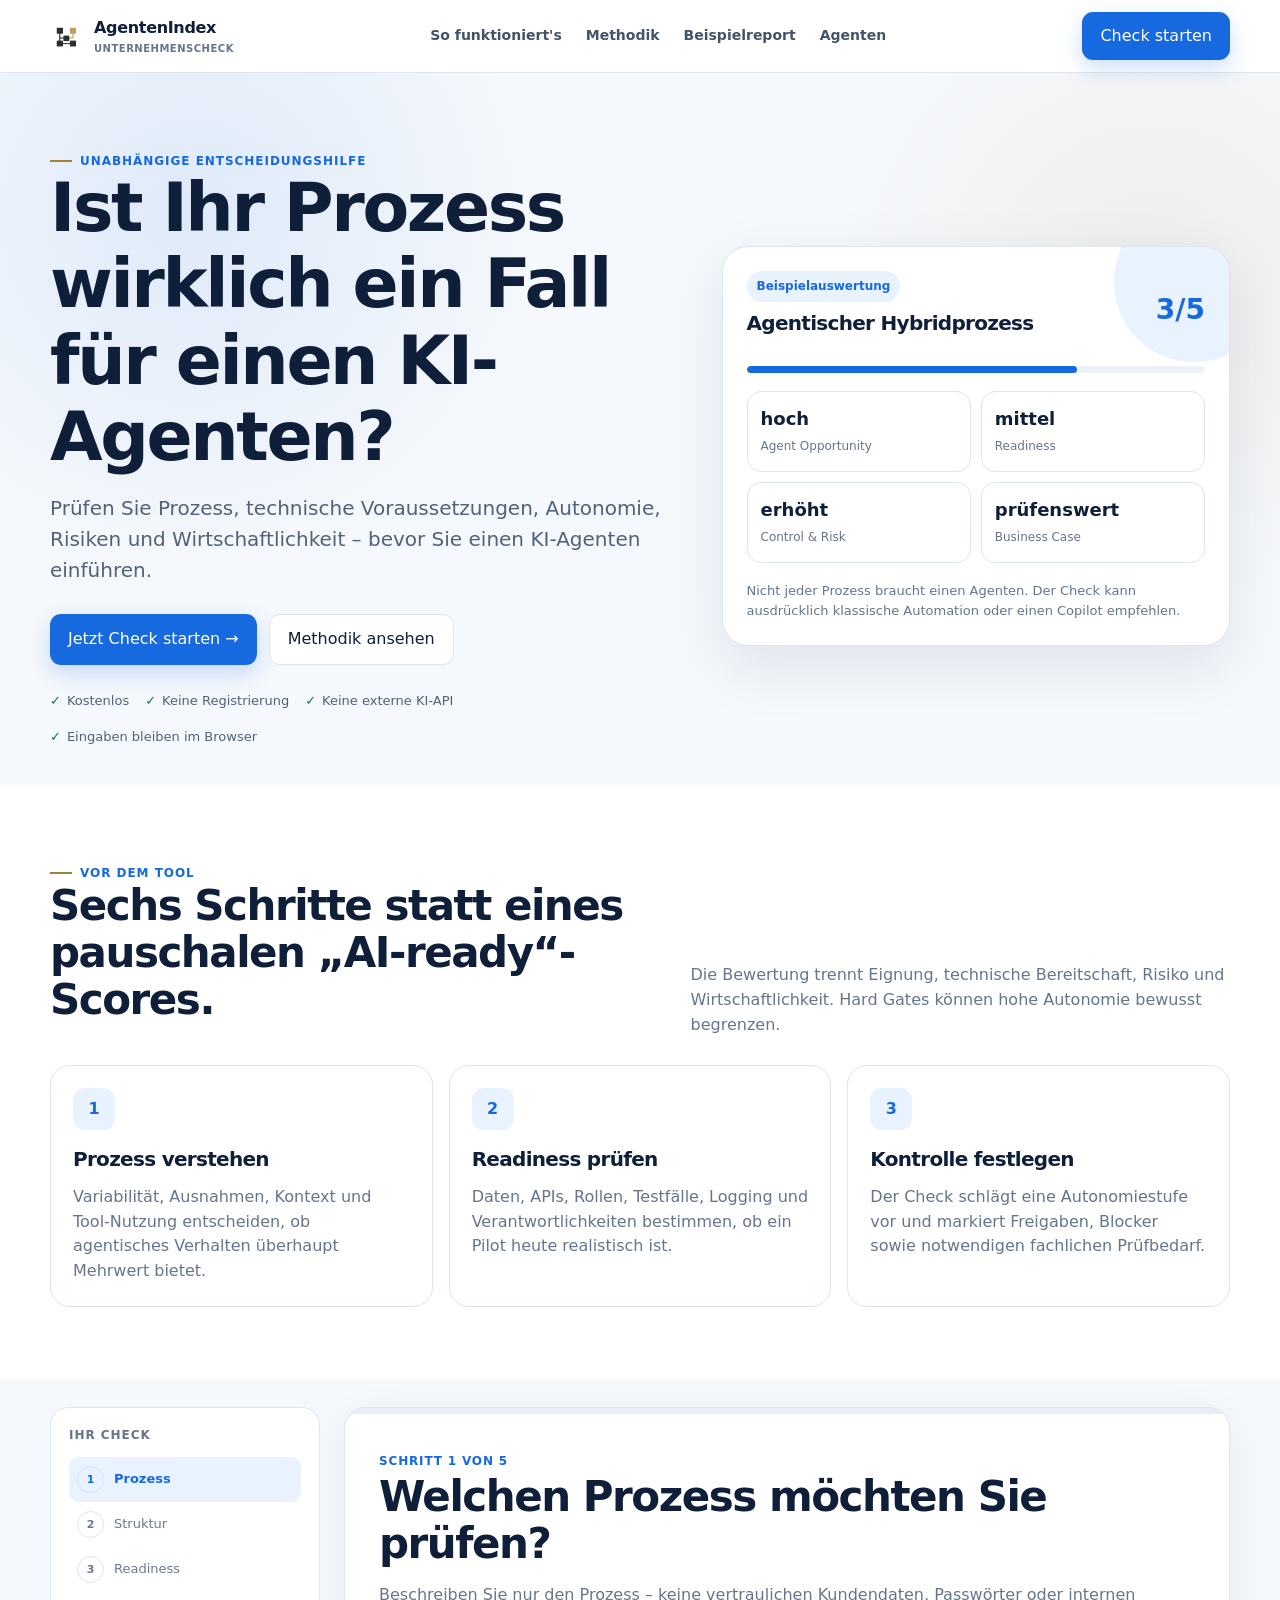
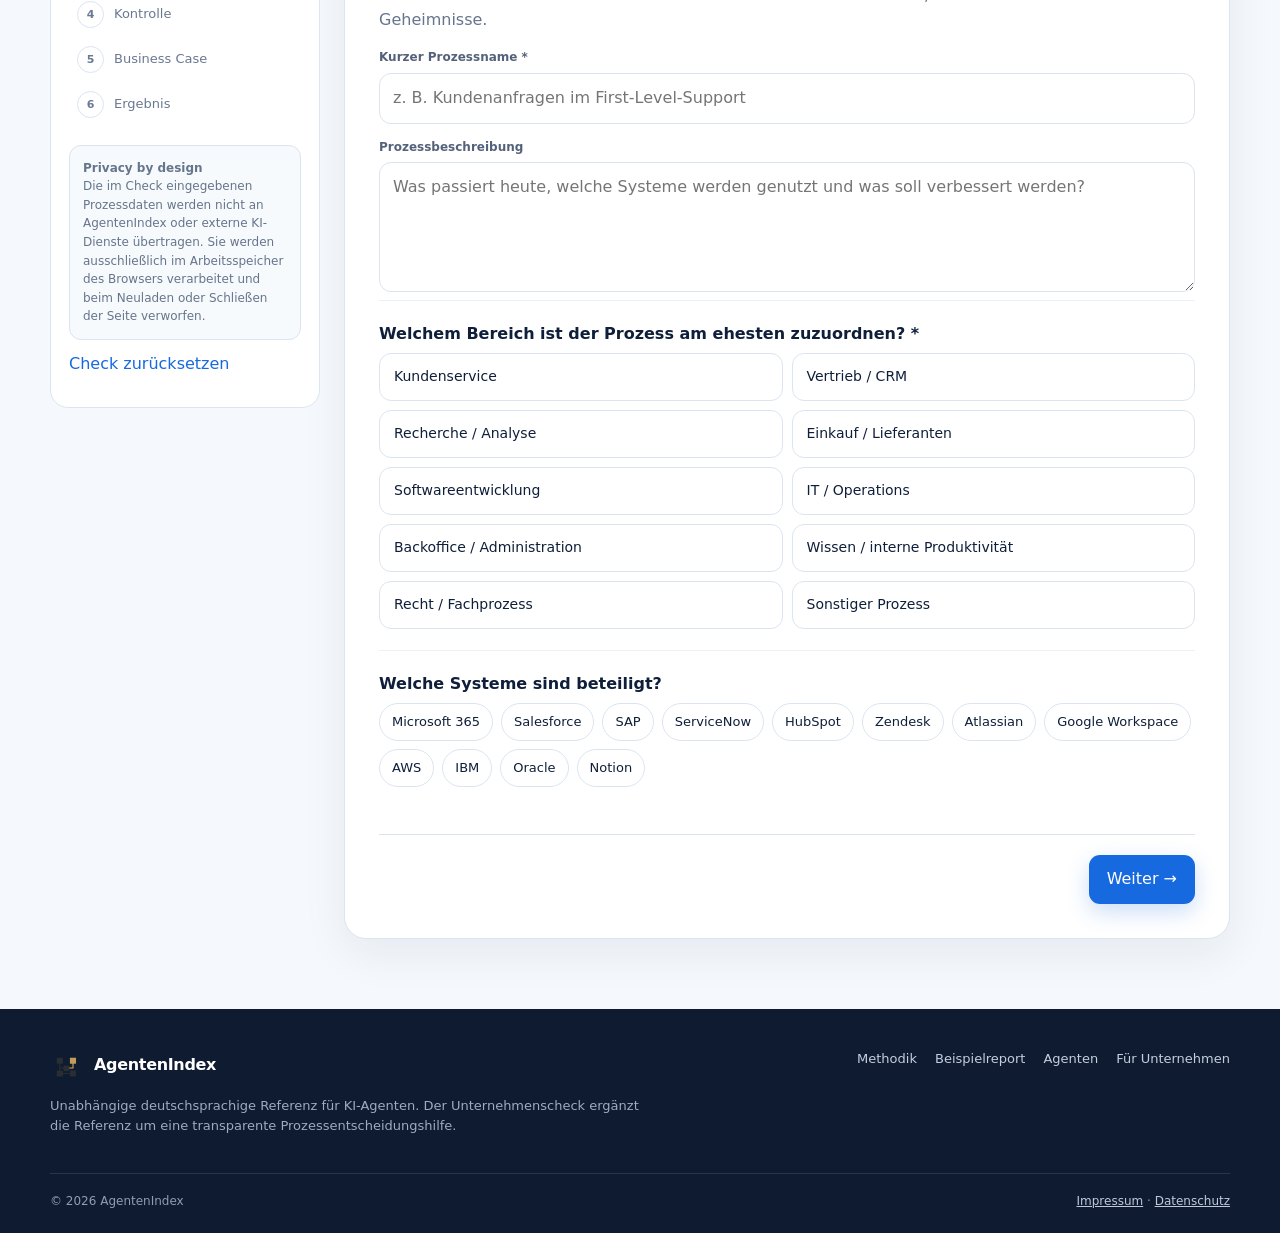
<file: index.html>
<!doctype html><html lang="de"><head><meta charset="utf-8"><meta name="viewport" content="width=device-width,initial-scale=1">
<title>AgentenIndex Unternehmenscheck – Ist Ihr Prozess ein Fall für einen KI-Agenten?</title>
<meta name="description" content="Kostenloser AgentenIndex Unternehmenscheck: Prozess prüfen und einordnen, ob Automation, Copilot, Hybrid-Workflow oder KI-Agent sinnvoll ist – inklusive Readiness, Risiko, ROI-Szenario und Pilotplan.">
<link rel="canonical" href="https://check.agentenindex.de/"><meta name="robots" content="index,follow,max-image-preview:large">
<link rel="icon" href="assets/agentenindex-symbol.png" type="image/png"><link rel="stylesheet" href="assets/styles.css">
<meta property="og:type" content="website"><meta property="og:locale" content="de_DE"><meta property="og:title" content="AgentenIndex Unternehmenscheck"><meta property="og:description" content="Ist Ihr Prozess wirklich ein Fall für einen KI-Agenten? Kostenlos und ohne Registrierung prüfen."><meta property="og:url" content="https://check.agentenindex.de/"><meta property="og:image" content="https://check.agentenindex.de/assets/agentenindex-og-1200x630.jpg"><meta name="twitter:card" content="summary_large_image">
<script type="application/ld+json">{"@context":"https://schema.org","@type":"WebApplication","name":"AgentenIndex Unternehmenscheck","url":"https://check.agentenindex.de/","applicationCategory":"BusinessApplication","operatingSystem":"Web","isAccessibleForFree":true,"inLanguage":"de-DE","description":"Herstellerunabhängige Entscheidungshilfe für Unternehmen zur Einordnung, ob ein Prozess besser durch klassische Automatisierung, Copilot, Hybrid-Workflow oder KI-Agent unterstützt werden sollte."}</script></head><body>
<a class="skip" href="#appStart">Zum Check springen</a>
<header class="site-header"><div class="container header"><a class="brand" href="https://agentenindex.de"><img src="assets/agentenindex-symbol.png" alt=""><span>AgentenIndex<small>Unternehmenscheck</small></span></a><nav class="nav"><a href="#so-funktionierts">So funktioniert's</a><a href="methodik/">Methodik</a><a href="beispiel/">Beispielreport</a><a href="https://agentenindex.de/agenten/">Agenten</a></nav><a class="header-cta" href="#appStart">Check starten</a></div></header>
<main>
<section class="hero"><div class="container hero-grid"><div><span class="eyebrow">Unabhängige Entscheidungshilfe</span><h1>Ist Ihr Prozess wirklich ein Fall für einen KI-Agenten?</h1><p class="lead">Prüfen Sie Prozess, technische Voraussetzungen, Autonomie, Risiken und Wirtschaftlichkeit – bevor Sie einen KI-Agenten einführen.</p><div class="hero-actions"><button class="btn btn-primary" id="startCheck">Jetzt Check starten →</button><a class="btn btn-secondary" href="methodik/">Methodik ansehen</a></div><div class="trustbar"><span>Kostenlos</span><span>Keine Registrierung</span><span>Keine externe KI-API</span><span>Eingaben bleiben im Browser</span></div></div>
<div class="demo-card"><div class="demo-top"><div><span class="pill">Beispielauswertung</span><h3 style="margin-top:10px">Agentischer Hybridprozess</h3></div><strong style="font-size:28px;color:#1769e0">3/5</strong></div><div class="mini-progress"><i></i></div><div class="mini-grid"><div class="mini-metric"><b>hoch</b><span>Agent Opportunity</span></div><div class="mini-metric"><b>mittel</b><span>Readiness</span></div><div class="mini-metric"><b>erhöht</b><span>Control & Risk</span></div><div class="mini-metric"><b>prüfenswert</b><span>Business Case</span></div></div><p style="font-size:13px;color:#66758c;margin-bottom:0;margin-top:18px">Nicht jeder Prozess braucht einen Agenten. Der Check kann ausdrücklich klassische Automation oder einen Copilot empfehlen.</p></div></div></section>

<section class="section alt" id="so-funktionierts"><div class="container"><div class="section-head"><div><span class="eyebrow">Vor dem Tool</span><h2>Sechs Schritte statt eines pauschalen „AI-ready“-Scores.</h2></div><p>Die Bewertung trennt Eignung, technische Bereitschaft, Risiko und Wirtschaftlichkeit. Hard Gates können hohe Autonomie bewusst begrenzen.</p></div><div class="grid3"><div class="card"><div class="iconbox">1</div><h3>Prozess verstehen</h3><p>Variabilität, Ausnahmen, Kontext und Tool-Nutzung entscheiden, ob agentisches Verhalten überhaupt Mehrwert bietet.</p></div><div class="card"><div class="iconbox">2</div><h3>Readiness prüfen</h3><p>Daten, APIs, Rollen, Testfälle, Logging und Verantwortlichkeiten bestimmen, ob ein Pilot heute realistisch ist.</p></div><div class="card"><div class="iconbox">3</div><h3>Kontrolle festlegen</h3><p>Der Check schlägt eine Autonomiestufe vor und markiert Freigaben, Blocker sowie notwendigen fachlichen Prüfbedarf.</p></div></div></div></section>

<section id="appStart" class="container app-shell"><aside class="sidebar"><p class="side-title">Ihr Check</p><ol class="step-list"><li class="active"><i>1</i><span>Prozess</span></li><li><i>2</i><span>Struktur</span></li><li><i>3</i><span>Readiness</span></li><li><i>4</i><span>Kontrolle</span></li><li><i>5</i><span>Business Case</span></li><li><i>6</i><span>Ergebnis</span></li></ol><div class="privacy-note"><strong>Privacy by design</strong><br>Die im Check eingegebenen Prozessdaten werden nicht an AgentenIndex oder externe KI-Dienste übertragen. Sie werden ausschließlich im Arbeitsspeicher des Browsers verarbeitet und beim Neuladen oder Schließen der Seite verworfen.</div><button class="btn btn-ghost" id="resetCheck" type="button">Check zurücksetzen</button></aside>
<div class="app-card"><div class="app-progress"><i id="progressBar"></i></div><div class="app-inner">
<form id="assessmentForm" novalidate>
<section class="step-pane active" data-step="0"><span class="step-kicker">Schritt 1 von 5</span><h2>Welchen Prozess möchten Sie prüfen?</h2><p>Beschreiben Sie nur den Prozess – keine vertraulichen Kundendaten, Passwörter oder internen Geheimnisse.</p><div class="validation">Bitte füllen Sie die markierten Pflichtangaben aus.</div>
<div class="field"><label for="process_name">Kurzer Prozessname *</label><input id="process_name" name="process_name" data-required="true" placeholder="z. B. Kundenanfragen im First-Level-Support"></div>
<div class="field" style="margin-top:14px"><label for="process_description">Prozessbeschreibung</label><textarea id="process_description" name="process_description" placeholder="Was passiert heute, welche Systeme werden genutzt und was soll verbessert werden?"></textarea></div>
<div class="question"><div class="q-title">Welchem Bereich ist der Prozess am ehesten zuzuordnen? *</div><div class="options">
<div class="option"><input data-required="true" type="radio" name="process_type" id="pt1" value="customer_service"><label for="pt1">Kundenservice</label></div><div class="option"><input type="radio" name="process_type" id="pt2" value="sales"><label for="pt2">Vertrieb / CRM</label></div><div class="option"><input type="radio" name="process_type" id="pt3" value="research"><label for="pt3">Recherche / Analyse</label></div><div class="option"><input type="radio" name="process_type" id="pt4" value="procurement"><label for="pt4">Einkauf / Lieferanten</label></div><div class="option"><input type="radio" name="process_type" id="pt5" value="coding"><label for="pt5">Softwareentwicklung</label></div><div class="option"><input type="radio" name="process_type" id="pt6" value="it"><label for="pt6">IT / Operations</label></div><div class="option"><input type="radio" name="process_type" id="pt7" value="backoffice"><label for="pt7">Backoffice / Administration</label></div><div class="option"><input type="radio" name="process_type" id="pt8" value="knowledge"><label for="pt8">Wissen / interne Produktivität</label></div><div class="option"><input type="radio" name="process_type" id="pt9" value="legal"><label for="pt9">Recht / Fachprozess</label></div><div class="option"><input type="radio" name="process_type" id="pt10" value="other"><label for="pt10">Sonstiger Prozess</label></div></div></div>
<div class="question"><div class="q-title">Welche Systeme sind beteiligt?</div><div class="chips"><div class="chipcheck"><input type="checkbox" name="systems" id="sys1" value="microsoft"><label for="sys1">Microsoft 365</label></div><div class="chipcheck"><input type="checkbox" name="systems" id="sys2" value="salesforce"><label for="sys2">Salesforce</label></div><div class="chipcheck"><input type="checkbox" name="systems" id="sys3" value="sap"><label for="sys3">SAP</label></div><div class="chipcheck"><input type="checkbox" name="systems" id="sys4" value="servicenow"><label for="sys4">ServiceNow</label></div><div class="chipcheck"><input type="checkbox" name="systems" id="sys5" value="hubspot"><label for="sys5">HubSpot</label></div><div class="chipcheck"><input type="checkbox" name="systems" id="sys6" value="zendesk"><label for="sys6">Zendesk</label></div><div class="chipcheck"><input type="checkbox" name="systems" id="sys7" value="atlassian"><label for="sys7">Atlassian</label></div><div class="chipcheck"><input type="checkbox" name="systems" id="sys8" value="google"><label for="sys8">Google Workspace</label></div><div class="chipcheck"><input type="checkbox" name="systems" id="sys9" value="aws"><label for="sys9">AWS</label></div><div class="chipcheck"><input type="checkbox" name="systems" id="sys10" value="ibm"><label for="sys10">IBM</label></div><div class="chipcheck"><input type="checkbox" name="systems" id="sys11" value="oracle"><label for="sys11">Oracle</label></div><div class="chipcheck"><input type="checkbox" name="systems" id="sys12" value="notion"><label for="sys12">Notion</label></div></div></div>
<div class="step-actions"><span></span><button class="btn btn-primary next-step" type="button">Weiter →</button></div></section>

<section class="step-pane" data-step="1"><span class="step-kicker">Schritt 2 von 5</span><h2>Wie agentisch ist die Aufgabe?</h2><p>Hier geht es nicht um Technik, sondern um den Charakter des Prozesses.</p><div class="validation">Bitte beantworten Sie alle Fragen dieses Schritts.</div>
<div class="question"><div class="q-title">Wie stark unterscheiden sich die einzelnen Fälle? *</div><div class="options"><div class="option"><input data-required="true" type="radio" name="variability" id="v1" value="low"><label for="v1">Kaum – Fälle sind sehr ähnlich</label></div><div class="option"><input type="radio" name="variability" id="v2" value="medium"><label for="v2">Teilweise unterschiedlich</label></div><div class="option"><input type="radio" name="variability" id="v3" value="high"><label for="v3">Stark unterschiedlich</label></div></div></div><div class="question"><div class="q-title">Wie vorhersehbar sind die Arbeitsschritte? *</div><div class="options"><div class="option"><input data-required="true" type="radio" name="predictability" id="p1" value="high"><label for="p1">Sehr vorhersehbar / feste Regeln</label></div><div class="option"><input type="radio" name="predictability" id="p2" value="medium"><label for="p2">Teilweise vorhersehbar</label></div><div class="option"><input type="radio" name="predictability" id="p3" value="low"><label for="p3">Ablauf variiert häufig</label></div></div></div><div class="question"><div class="q-title">Wie häufig treten Ausnahmen auf? *</div><div class="options"><div class="option"><input data-required="true" type="radio" name="exceptions" id="e1" value="low"><label for="e1">Selten</label></div><div class="option"><input type="radio" name="exceptions" id="e2" value="medium"><label for="e2">Regelmäßig</label></div><div class="option"><input type="radio" name="exceptions" id="e3" value="high"><label for="e3">Sehr häufig</label></div></div></div><div class="question"><div class="q-title">Wie viel Kontext muss interpretiert werden? *</div><div class="options"><div class="option"><input data-required="true" type="radio" name="context" id="c1" value="low"><label for="c1">Kaum – klare Regeln</label></div><div class="option"><input type="radio" name="context" id="c2" value="medium"><label for="c2">Teilweise</label></div><div class="option"><input type="radio" name="context" id="c3" value="high"><label for="c3">Viel – Einzelfall entscheidet</label></div></div></div><div class="question"><div class="q-title">Muss nach neuen Informationen recherchiert werden? *</div><div class="options"><div class="option"><input data-required="true" type="radio" name="research" id="r1" value="low"><label for="r1">Nein / kaum</label></div><div class="option"><input type="radio" name="research" id="r2" value="medium"><label for="r2">Manchmal</label></div><div class="option"><input type="radio" name="research" id="r3" value="high"><label for="r3">Regelmäßig</label></div></div></div><div class="question"><div class="q-title">Wie viele Systeme oder Tools müssen koordiniert werden? *</div><div class="options"><div class="option"><input data-required="true" type="radio" name="systems_count" id="sc1" value="one"><label for="sc1">1</label></div><div class="option"><input type="radio" name="systems_count" id="sc2" value="two"><label for="sc2">2</label></div><div class="option"><input type="radio" name="systems_count" id="sc3" value="three"><label for="sc3">3–5</label></div><div class="option"><input type="radio" name="systems_count" id="sc4" value="many"><label for="sc4">Mehr als 5</label></div></div></div><div class="question"><div class="q-title">Muss der Ablauf situationsabhängig geplant werden? *</div><div class="options"><div class="option"><input data-required="true" type="radio" name="planning" id="pl1" value="low"><label for="pl1">Nein</label></div><div class="option"><input type="radio" name="planning" id="pl2" value="medium"><label for="pl2">Teilweise</label></div><div class="option"><input type="radio" name="planning" id="pl3" value="high"><label for="pl3">Häufig</label></div></div></div><div class="question"><div class="q-title">Wie stark spielen unstrukturierte Inhalte eine Rolle? *</div><div class="options"><div class="option"><input data-required="true" type="radio" name="unstructured" id="u1" value="low"><label for="u1">Kaum</label></div><div class="option"><input type="radio" name="unstructured" id="u2" value="medium"><label for="u2">Teilweise</label></div><div class="option"><input type="radio" name="unstructured" id="u3" value="high"><label for="u3">Stark – Texte, Dokumente, E-Mails etc.</label></div></div></div><div class="question"><div class="q-title">Wie mehrstufig ist die Aufgabe? *</div><div class="options"><div class="option"><input data-required="true" type="radio" name="multistep" id="m1" value="low"><label for="m1">Ein bis zwei klare Schritte</label></div><div class="option"><input type="radio" name="multistep" id="m2" value="medium"><label for="m2">Mehrere Schritte</label></div><div class="option"><input type="radio" name="multistep" id="m3" value="high"><label for="m3">Viele abhängige Schritte</label></div></div></div><div class="question"><div class="q-title">Gibt es mehrere fachlich klar getrennte Rollen im Prozess?</div><div class="options"><div class="option"><input type="radio" name="independent_roles" id="ir1" value="one"><label for="ir1">Nein / eine Hauptrolle</label></div><div class="option"><input type="radio" name="independent_roles" id="ir2" value="some"><label for="ir2">Teilweise getrennte Rollen</label></div><div class="option"><input type="radio" name="independent_roles" id="ir3" value="many"><label for="ir3">Mehrere unabhängige Fachrollen</label></div></div></div>
<div class="step-actions"><button class="btn btn-secondary prev-step" type="button">← Zurück</button><button class="btn btn-primary next-step" type="button">Weiter →</button></div></section>

<section class="step-pane" data-step="2"><span class="step-kicker">Schritt 3 von 5</span><h2>Ist Ihr Prozess technisch bereit?</h2><p>Eine hohe Agent-Eignung bedeutet nicht automatisch, dass ein Produktionspilot heute sinnvoll ist.</p><div class="validation">Bitte beantworten Sie alle Pflichtfragen dieses Schritts.</div>
<div class="question"><div class="q-title">Sind die benötigten Daten digital verfügbar? *</div><div class="options"><div class="option"><input data-required="true" type="radio" name="digital_data" id="dd1" value="low"><label for="dd1">Kaum</label></div><div class="option"><input type="radio" name="digital_data" id="dd2" value="medium"><label for="dd2">Teilweise</label></div><div class="option"><input type="radio" name="digital_data" id="dd3" value="high"><label for="dd3">Weitgehend vollständig</label></div></div></div>
<div class="question"><div class="q-title">Wie gut ist die Datenqualität? *</div><div class="options"><div class="option"><input data-required="true" type="radio" name="data_quality" id="dq1" value="low"><label for="dq1">Uneinheitlich / lückenhaft</label></div><div class="option"><input type="radio" name="data_quality" id="dq2" value="medium"><label for="dq2">Brauchbar mit Lücken</label></div><div class="option"><input type="radio" name="data_quality" id="dq3" value="high"><label for="dq3">Gut strukturiert / verlässlich</label></div></div></div>
<div class="question"><div class="q-title">Gibt es APIs oder kontrollierte Tool-Zugriffe? *</div><div class="options"><div class="option"><input data-required="true" type="radio" name="api_access" id="aa1" value="low"><label for="aa1">Nein / unbekannt</label></div><div class="option"><input type="radio" name="api_access" id="aa2" value="medium"><label for="aa2">Teilweise</label></div><div class="option"><input type="radio" name="api_access" id="aa3" value="high"><label for="aa3">Ja, gut verfügbar</label></div></div></div>
<div class="question"><div class="q-title">Sind Rollen und Berechtigungen dokumentiert? *</div><div class="options"><div class="option"><input data-required="true" type="radio" name="roles_permissions" id="rp1" value="low"><label for="rp1">Nein</label></div><div class="option"><input type="radio" name="roles_permissions" id="rp2" value="medium"><label for="rp2">Teilweise</label></div><div class="option"><input type="radio" name="roles_permissions" id="rp3" value="high"><label for="rp3">Ja</label></div></div></div>
<div class="question"><div class="q-title">Gibt es einen eindeutigen Prozessowner? *</div><div class="options"><div class="option"><input data-required="true" type="radio" name="process_owner" id="po1" value="yes"><label for="po1">Ja</label></div><div class="option"><input type="radio" name="process_owner" id="po2" value="no"><label for="po2">Nein</label></div></div></div>
<div class="question"><div class="q-title">Gibt es eine Testumgebung / Sandbox? *</div><div class="options"><div class="option"><input data-required="true" type="radio" name="sandbox" id="sb1" value="yes"><label for="sb1">Ja</label></div><div class="option"><input type="radio" name="sandbox" id="sb2" value="partial"><label for="sb2">Teilweise</label></div><div class="option"><input type="radio" name="sandbox" id="sb3" value="no"><label for="sb3">Nein</label></div></div></div>
<div class="question"><div class="q-title">Gibt es historische oder synthetische Testfälle? *</div><div class="options"><div class="option"><input data-required="true" type="radio" name="test_cases" id="tc1" value="yes"><label for="tc1">Ja</label></div><div class="option"><input type="radio" name="test_cases" id="tc2" value="partial"><label for="tc2">Einige</label></div><div class="option"><input type="radio" name="test_cases" id="tc3" value="no"><label for="tc3">Nein</label></div></div></div>
<div class="question"><div class="q-title">Können Aktionen und Ergebnisse protokolliert werden? *</div><div class="options"><div class="option"><input data-required="true" type="radio" name="logging" id="lg1" value="yes"><label for="lg1">Ja</label></div><div class="option"><input type="radio" name="logging" id="lg2" value="partial"><label for="lg2">Teilweise</label></div><div class="option"><input type="radio" name="logging" id="lg3" value="no"><label for="lg3">Nein</label></div></div></div>
<div class="question"><div class="q-title">Gibt es einen klaren Eskalationsweg zum Menschen? *</div><div class="options"><div class="option"><input data-required="true" type="radio" name="escalation" id="es1" value="yes"><label for="es1">Ja</label></div><div class="option"><input type="radio" name="escalation" id="es2" value="no"><label for="es2">Nein</label></div></div></div>
<div class="step-actions"><button class="btn btn-secondary prev-step" type="button">← Zurück</button><button class="btn btn-primary next-step" type="button">Weiter →</button></div></section>

<section class="step-pane" data-step="3"><span class="step-kicker">Schritt 4 von 5</span><h2>Welche Kontrolle braucht der Prozess?</h2><p>Je größer mögliche Auswirkungen, desto wichtiger sind begrenzte Rechte, Freigaben und Nachvollziehbarkeit.</p><div class="validation">Bitte beantworten Sie alle Pflichtfragen dieses Schritts.</div>
<div class="question"><div class="q-title">Welches Aktionsniveau wäre erforderlich? *</div><div class="options"><div class="option"><input data-required="true" type="radio" name="action_level" id="al1" value="read"><label for="al1">Nur lesen / analysieren</label></div><div class="option"><input type="radio" name="action_level" id="al2" value="draft"><label for="al2">Entwürfe / Empfehlungen</label></div><div class="option"><input type="radio" name="action_level" id="al3" value="write"><label for="al3">Daten schreiben / Aktionen ausführen</label></div><div class="option"><input type="radio" name="action_level" id="al4" value="critical"><label for="al4">Kritische / produktive Aktionen</label></div></div></div>
<div class="question"><div class="q-title">Werden externe Nachrichten versendet? *</div><div class="options"><div class="option"><input data-required="true" type="radio" name="external_comm" id="ec1" value="yes"><label for="ec1">Ja</label></div><div class="option"><input type="radio" name="external_comm" id="ec2" value="no"><label for="ec2">Nein</label></div></div></div><div class="question"><div class="q-title">Sind personenbezogene oder vertrauliche Daten betroffen? *</div><div class="options"><div class="option"><input data-required="true" type="radio" name="sensitive_data" id="sd1" value="yes"><label for="sd1">Ja</label></div><div class="option"><input type="radio" name="sensitive_data" id="sd2" value="no"><label for="sd2">Nein</label></div></div></div><div class="question"><div class="q-title">Können finanzielle Transaktionen ausgelöst werden? *</div><div class="options"><div class="option"><input data-required="true" type="radio" name="financial_action" id="fa1" value="yes"><label for="fa1">Ja</label></div><div class="option"><input type="radio" name="financial_action" id="fa2" value="no"><label for="fa2">Nein</label></div></div></div><div class="question"><div class="q-title">Können produktive Systeme oder Datenbestände verändert/gelöscht werden? *</div><div class="options"><div class="option"><input data-required="true" type="radio" name="production_change" id="pc1" value="yes"><label for="pc1">Ja</label></div><div class="option"><input type="radio" name="production_change" id="pc2" value="no"><label for="pc2">Nein</label></div></div></div><div class="question"><div class="q-title">Sind kritische Aktionen rückgängig zu machen? *</div><div class="options"><div class="option"><input data-required="true" type="radio" name="reversible" id="rv1" value="yes"><label for="rv1">Ja</label></div><div class="option"><input type="radio" name="reversible" id="rv2" value="partial"><label for="rv2">Teilweise</label></div><div class="option"><input type="radio" name="reversible" id="rv3" value="no"><label for="rv3">Nein</label></div></div></div><div class="question"><div class="q-title">Kann ein Mensch kritische Aktionen vor Ausführung freigeben? *</div><div class="options"><div class="option"><input data-required="true" type="radio" name="human_approval" id="ha1" value="yes"><label for="ha1">Ja</label></div><div class="option"><input type="radio" name="human_approval" id="ha2" value="no"><label for="ha2">Nein</label></div></div></div><div class="question"><div class="q-title">Ist der Prozess rechtlich, regulatorisch oder compliance-relevant? *</div><div class="options"><div class="option"><input data-required="true" type="radio" name="regulatory" id="rg1" value="yes"><label for="rg1">Ja / möglicherweise</label></div><div class="option"><input type="radio" name="regulatory" id="rg2" value="no"><label for="rg2">Nein / nicht erkennbar</label></div></div></div>
<div class="step-actions"><button class="btn btn-secondary prev-step" type="button">← Zurück</button><button class="btn btn-primary next-step" type="button">Weiter →</button></div></section>

<section class="step-pane" data-step="4"><span class="step-kicker">Schritt 5 von 5</span><h2>Wie groß ist der wirtschaftliche Hebel?</h2><p>Die Berechnung zeigt Szenarien – keine garantierte Einsparung. Technologie-, Integrations- und Plattformkosten sind noch nicht enthalten.</p><div class="validation">Bitte tragen Sie Vorgangsvolumen, Bearbeitungszeit und Vollkosten ein.</div><div class="field-row"><div class="field"><label>Vorgänge pro Monat *</label><input data-required="true" type="number" min="0" step="1" name="cases" placeholder="2000"></div><div class="field"><label>Minuten je Vorgang *</label><input data-required="true" type="number" min="0" step="0.1" name="minutes" placeholder="8"></div><div class="field"><label>Vollkosten €/Stunde *</label><input data-required="true" type="number" min="0" step="1" name="hourly" placeholder="42"></div></div><div class="field-row" style="margin-top:14px"><div class="field"><label>Menschliche Kontrollzeit je Vorgang (Min.)</label><input type="number" min="0" step="0.1" name="control_minutes" value="1"></div></div><div class="callout" style="margin-top:20px"><strong>Hinweis:</strong> Wenn Sie keine belastbaren Kostenwerte kennen, können Sie mit groben internen Annahmen starten. Für eine echte Investitionsentscheidung sollte später mit realen Prozessdaten nachgerechnet werden.</div><div class="step-actions"><button class="btn btn-secondary prev-step" type="button">← Zurück</button><button class="btn btn-primary" id="showResults" type="button">Auswertung erstellen →</button></div></section>
</form>

<section id="results" class="results-wrap"><div class="result-hero"><span class="pill">AgentenIndex Ergebnis</span><h2 id="classification">–</h2><p id="resultIntro"></p></div><div class="metrics" id="metrics"></div>
<div class="result-grid"><div class="result-card"><span class="tag ok">Warum dieses Ergebnis?</span><h3 style="margin-top:10px">Agentische Merkmale</h3><ul id="positiveReasons"></ul></div><div class="result-card"><span class="tag warn">Kontrollbedarf</span><h3 style="margin-top:10px">Worauf Sie achten sollten</h3><ul id="cautions"></ul></div>
<div class="result-card"><h3>Empfohlene Autonomie</h3><strong id="autonomyName" style="font-size:20px"></strong><div class="autonomy" id="autonomyBars"></div><p id="autonomyText" style="color:#66758c"></p></div><div class="result-card"><h3>Hard Gates & Blocker</h3><div id="gates"></div></div>
<div class="result-card full"><h3>Business-Case-Szenarien</h3><p>Aktuelle rechnerische Prozesskosten: <strong id="baseline"></strong></p><div class="table-wrap"><table class="scenario-table"><thead><tr><th>Szenario</th><th>Manuelle Reduktion</th><th>Brutto-Potenzial</th><th>Kontrollaufwand</th><th>vor Tech-Kosten</th></tr></thead><tbody id="scenarioRows"></tbody></table></div><p style="font-size:12px;color:#66758c">Keine ROI-Garantie. Nicht enthalten: Modell-/Plattformkosten, Integration, Betrieb, Nacharbeit und mögliche Fehlerkosten.</p></div>
<div class="result-card"><h3>30-Tage-Pilotplan</h3><ol id="pilotPlan"></ol></div><div class="result-card"><h3>KPIs für die Evaluation</h3><ul id="kpis"></ul></div>
<div class="result-card full"><span class="tag">AgentenIndex Matching</span><h3 style="margin-top:10px">Potenziell relevante Plattformen</h3><p id="resultMethodNote" style="color:#66758c"></p><div class="agent-list" id="agentMatches"></div></div>
<div class="result-card full"><h3>Was dieses Ergebnis nicht ist</h3><p style="color:#66758c">Der Check ist eine herstellerunabhängige Vorprüfung. Er ersetzt keine technische Detailanalyse, Rechts-/Datenschutzberatung, Informationssicherheitsprüfung oder belastbare ROI-Messung im Pilot. Bei regulatorisch sensiblen Einsatzfällen ist eine geeignete Fachprüfung erforderlich.</p></div></div>
<div class="report-actions"><button class="btn btn-primary" id="printReport">Ergebnis als PDF speichern / drucken</button><a class="btn btn-secondary" href="methodik/">Methodik öffnen</a><button class="btn btn-secondary" id="resetResult">Neue Analyse</button></div></section>
</div></div></section>
</main>
<footer class="footer"><div class="container footer-grid"><div><a class="brand" href="https://agentenindex.de"><img src="assets/agentenindex-symbol.png" alt=""><span>AgentenIndex</span></a><p>Unabhängige deutschsprachige Referenz für KI-Agenten. Der Unternehmenscheck ergänzt die Referenz um eine transparente Prozessentscheidungshilfe.</p></div><div class="footer-links"><a href="methodik/">Methodik</a><a href="beispiel/">Beispielreport</a><a href="https://agentenindex.de/agenten/">Agenten</a><a href="https://agentenindex.de/unternehmen/">Für Unternehmen</a></div></div><div class="container foot-bottom"><span>© 2026 AgentenIndex</span><span><a href="https://agentenindex.de/impressum/">Impressum</a> · <a href="datenschutz/">Datenschutz</a></span></div></footer>
<script src="js/questions.js"></script><script src="js/app.js"></script></body></html>
</file>
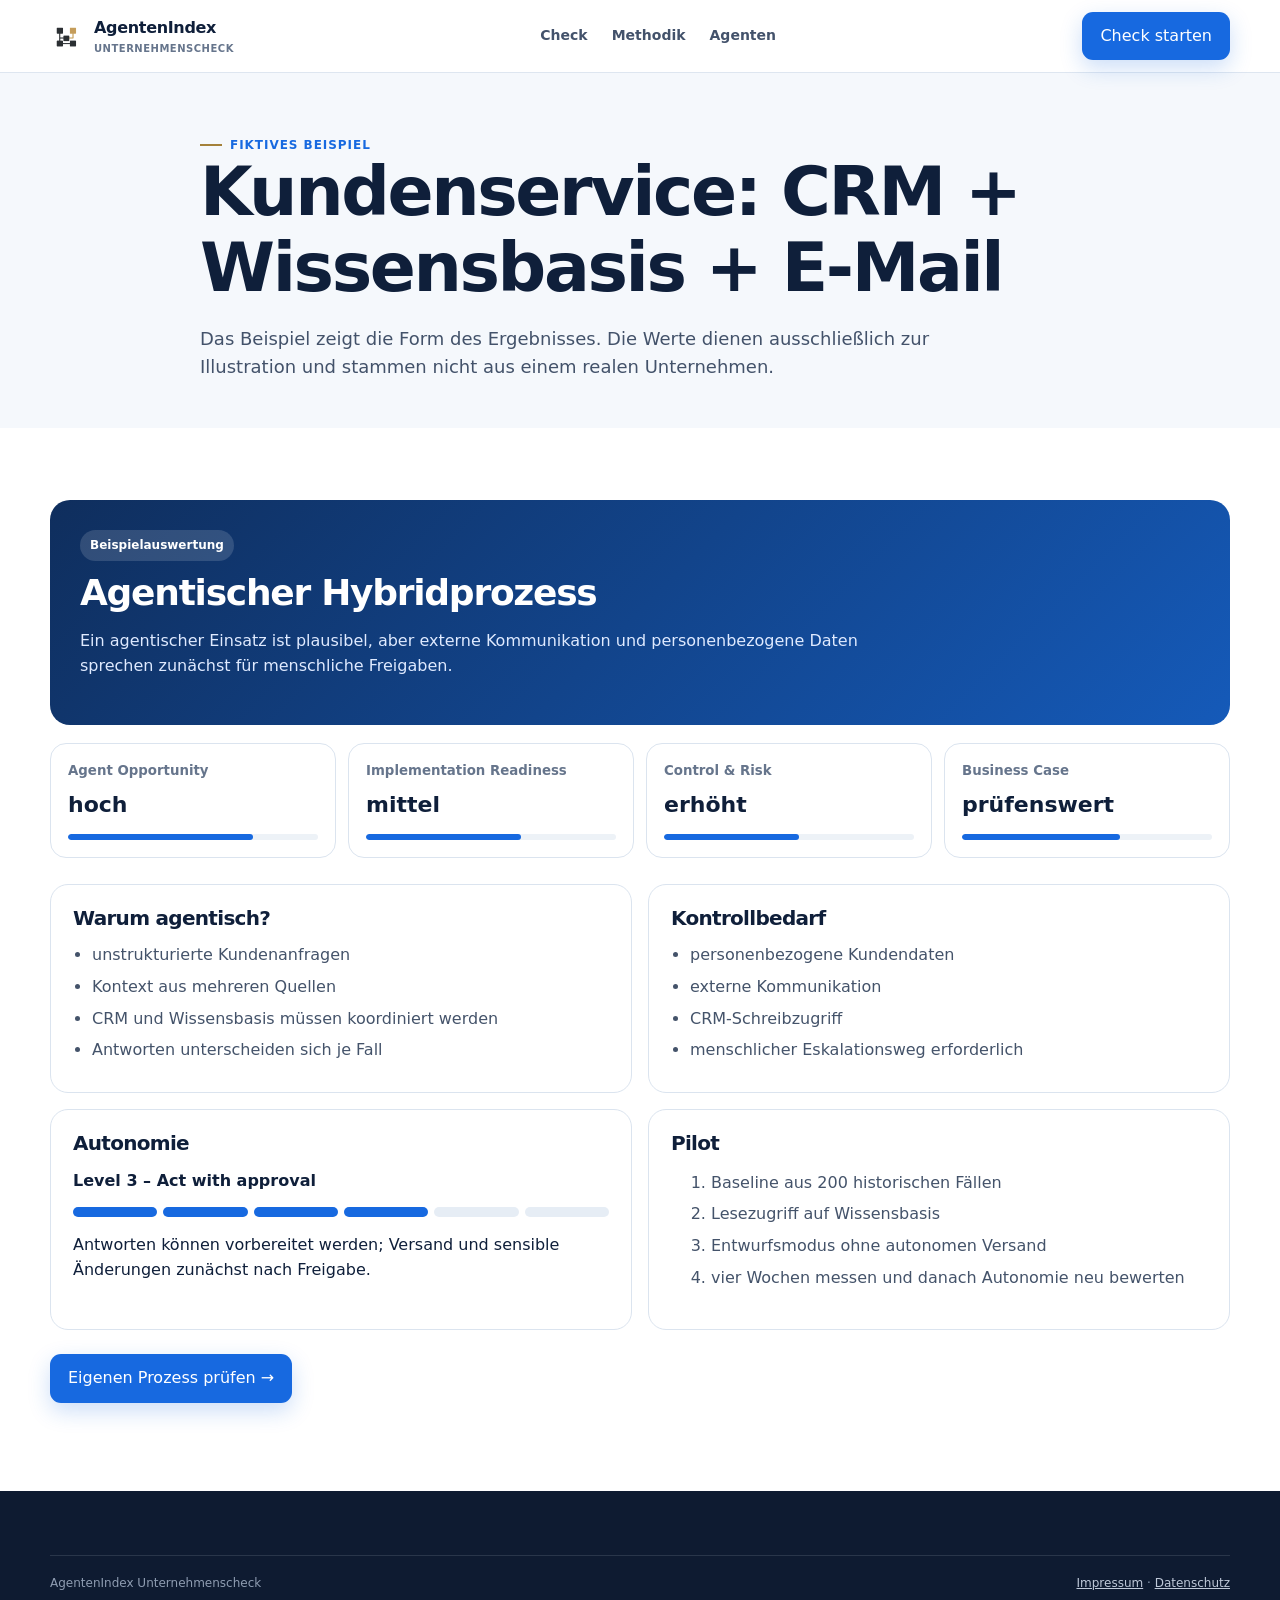
<file: beispiel/index.html>
<!doctype html><html lang="de"><head><meta charset="utf-8"><meta name="viewport" content="width=device-width,initial-scale=1"><title>Beispielreport – AgentenIndex Unternehmenscheck</title><meta name="description" content="Beispiel für die Auswertung eines Kundenservice-Prozesses mit Agent Opportunity, Readiness, Risiko, Autonomie und Pilotplan."><link rel="canonical" href="https://check.agentenindex.de/beispiel/"><link rel="icon" href="../assets/agentenindex-symbol.png"><link rel="stylesheet" href="../assets/styles.css"></head><body><header class="site-header"><div class="container header"><a class="brand" href="../"><img src="../assets/agentenindex-symbol.png" alt=""><span>AgentenIndex<small>Unternehmenscheck</small></span></a><nav class="nav"><a href="../">Check</a><a href="../methodik/">Methodik</a><a href="https://agentenindex.de/agenten/">Agenten</a></nav><a class="header-cta" href="../#appStart">Check starten</a></div></header><main><section class="pagehero"><div class="container content"><span class="eyebrow">Fiktives Beispiel</span><h1>Kundenservice: CRM + Wissensbasis + E-Mail</h1><p>Das Beispiel zeigt die Form des Ergebnisses. Die Werte dienen ausschließlich zur Illustration und stammen nicht aus einem realen Unternehmen.</p></div></section><section class="section alt"><div class="container"><div class="result-hero"><span class="pill">Beispielauswertung</span><h2>Agentischer Hybridprozess</h2><p>Ein agentischer Einsatz ist plausibel, aber externe Kommunikation und personenbezogene Daten sprechen zunächst für menschliche Freigaben.</p></div><div class="metrics"><div class="metric"><small>Agent Opportunity</small><b>hoch</b><div class="bar"><i style="width:74%"></i></div></div><div class="metric"><small>Implementation Readiness</small><b>mittel</b><div class="bar"><i style="width:62%"></i></div></div><div class="metric"><small>Control & Risk</small><b>erhöht</b><div class="bar"><i style="width:54%"></i></div></div><div class="metric"><small>Business Case</small><b>prüfenswert</b><div class="bar"><i style="width:63%"></i></div></div></div><div class="result-grid"><div class="result-card"><h3>Warum agentisch?</h3><ul><li>unstrukturierte Kundenanfragen</li><li>Kontext aus mehreren Quellen</li><li>CRM und Wissensbasis müssen koordiniert werden</li><li>Antworten unterscheiden sich je Fall</li></ul></div><div class="result-card"><h3>Kontrollbedarf</h3><ul><li>personenbezogene Kundendaten</li><li>externe Kommunikation</li><li>CRM-Schreibzugriff</li><li>menschlicher Eskalationsweg erforderlich</li></ul></div><div class="result-card"><h3>Autonomie</h3><strong>Level 3 – Act with approval</strong><div class="autonomy"><span class="on"></span><span class="on"></span><span class="on"></span><span class="on"></span><span></span><span></span></div><p>Antworten können vorbereitet werden; Versand und sensible Änderungen zunächst nach Freigabe.</p></div><div class="result-card"><h3>Pilot</h3><ol><li>Baseline aus 200 historischen Fällen</li><li>Lesezugriff auf Wissensbasis</li><li>Entwurfsmodus ohne autonomen Versand</li><li>vier Wochen messen und danach Autonomie neu bewerten</li></ol></div></div><p style="margin-top:24px"><a class="btn btn-primary" href="../#appStart">Eigenen Prozess prüfen →</a></p></div></section></main><footer class="footer"><div class="container foot-bottom"><span>AgentenIndex Unternehmenscheck</span><span><a href="https://agentenindex.de/impressum/">Impressum</a> · <a href="../datenschutz/">Datenschutz</a></span></div></footer></body></html>
</file>
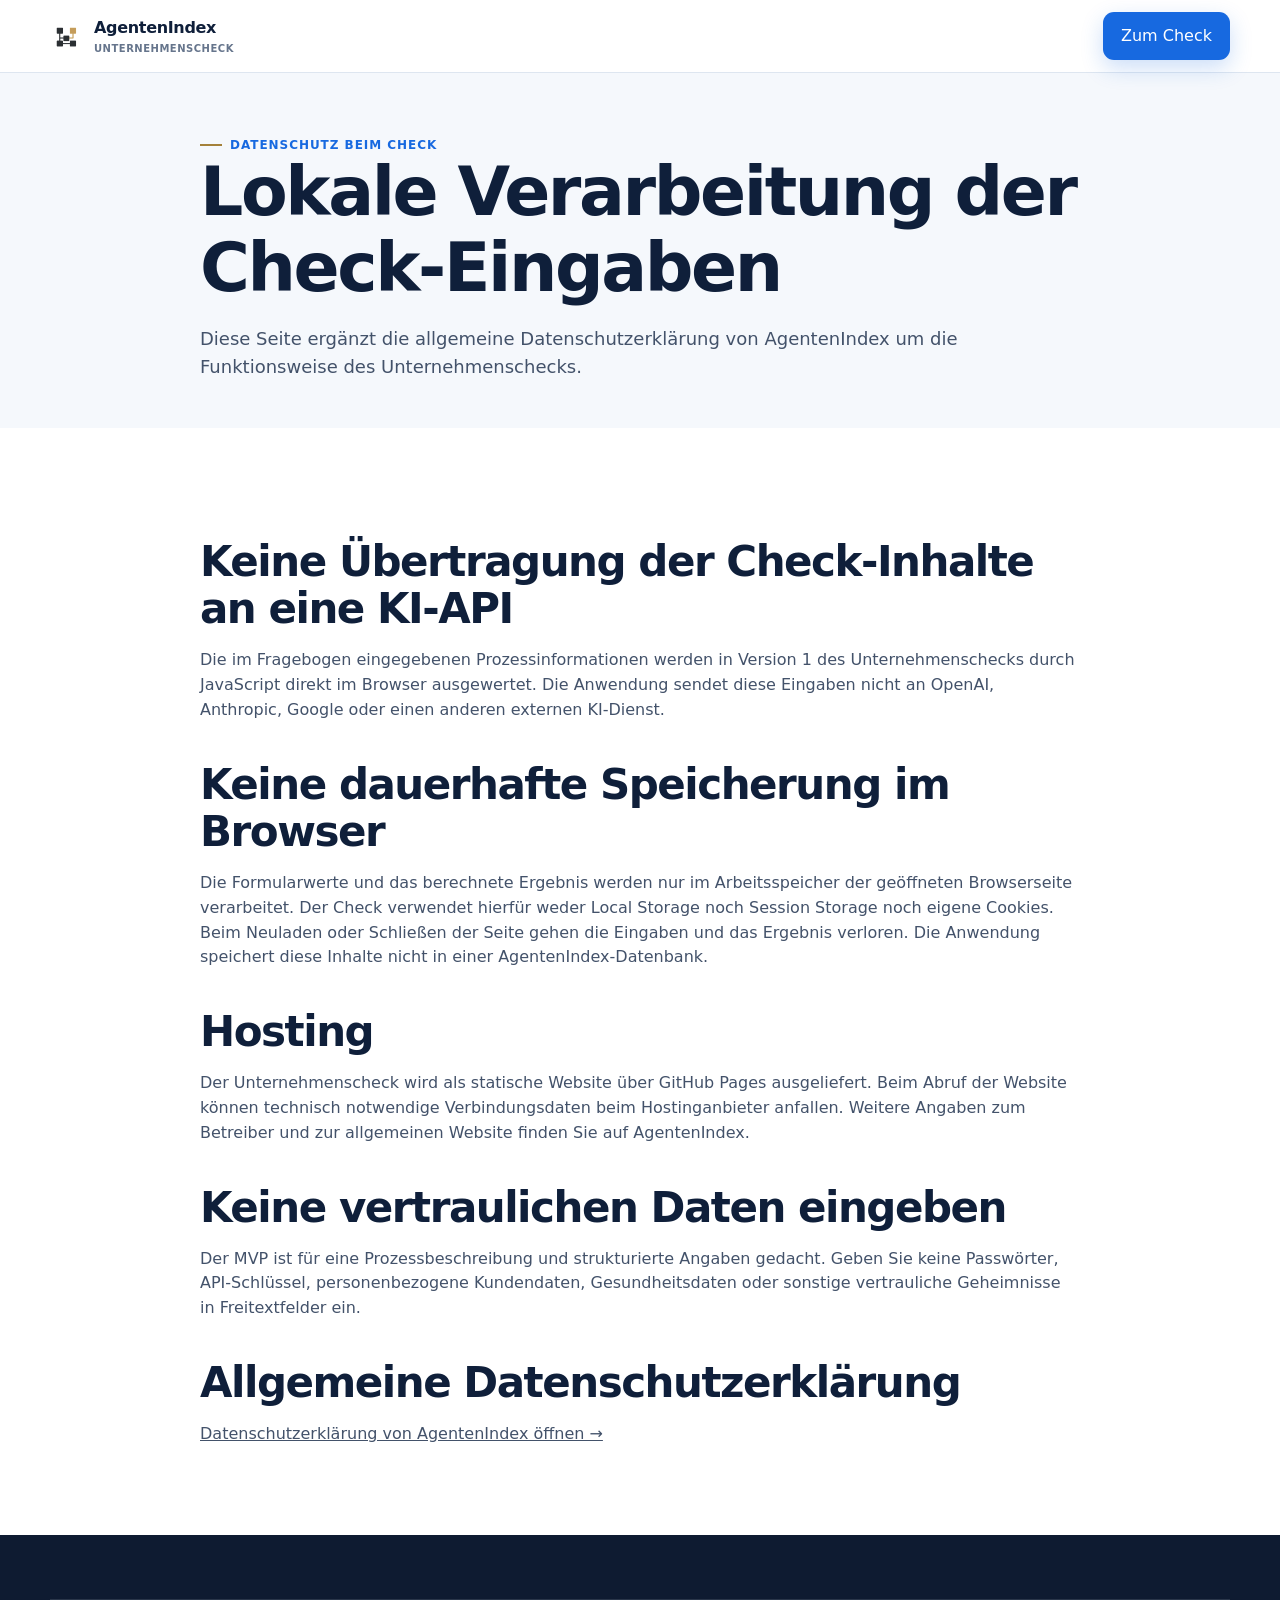
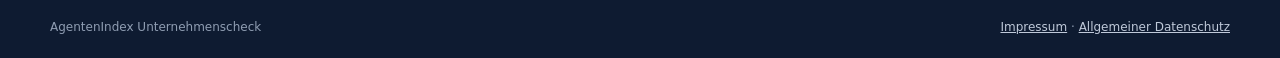
<file: datenschutz/index.html>
<!doctype html><html lang="de"><head><meta charset="utf-8"><meta name="viewport" content="width=device-width,initial-scale=1"><title>Datenschutz – AgentenIndex Unternehmenscheck</title><meta name="robots" content="index,follow"><link rel="canonical" href="https://check.agentenindex.de/datenschutz/"><link rel="icon" href="../assets/agentenindex-symbol.png"><link rel="stylesheet" href="../assets/styles.css"></head><body><header class="site-header"><div class="container header"><a class="brand" href="../"><img src="../assets/agentenindex-symbol.png" alt=""><span>AgentenIndex<small>Unternehmenscheck</small></span></a><a class="header-cta" href="../#appStart">Zum Check</a></div></header><main><section class="pagehero"><div class="container content"><span class="eyebrow">Datenschutz beim Check</span><h1>Lokale Verarbeitung der Check-Eingaben</h1><p>Diese Seite ergänzt die allgemeine Datenschutzerklärung von AgentenIndex um die Funktionsweise des Unternehmenschecks.</p></div></section><section class="section alt"><div class="container content"><h2>Keine Übertragung der Check-Inhalte an eine KI-API</h2><p>Die im Fragebogen eingegebenen Prozessinformationen werden in Version 1 des Unternehmenschecks durch JavaScript direkt im Browser ausgewertet. Die Anwendung sendet diese Eingaben nicht an OpenAI, Anthropic, Google oder einen anderen externen KI-Dienst.</p><h2>Keine dauerhafte Speicherung im Browser</h2><p>Die Formularwerte und das berechnete Ergebnis werden nur im Arbeitsspeicher der geöffneten Browserseite verarbeitet. Der Check verwendet hierfür weder Local Storage noch Session Storage noch eigene Cookies. Beim Neuladen oder Schließen der Seite gehen die Eingaben und das Ergebnis verloren. Die Anwendung speichert diese Inhalte nicht in einer AgentenIndex-Datenbank.</p><h2>Hosting</h2><p>Der Unternehmenscheck wird als statische Website über GitHub Pages ausgeliefert. Beim Abruf der Website können technisch notwendige Verbindungsdaten beim Hostinganbieter anfallen. Weitere Angaben zum Betreiber und zur allgemeinen Website finden Sie auf AgentenIndex.</p><h2>Keine vertraulichen Daten eingeben</h2><p>Der MVP ist für eine Prozessbeschreibung und strukturierte Angaben gedacht. Geben Sie keine Passwörter, API-Schlüssel, personenbezogene Kundendaten, Gesundheitsdaten oder sonstige vertrauliche Geheimnisse in Freitextfelder ein.</p><h2>Allgemeine Datenschutzerklärung</h2><p><a href="https://agentenindex.de/datenschutz/">Datenschutzerklärung von AgentenIndex öffnen →</a></p></div></section></main><footer class="footer"><div class="container foot-bottom"><span>AgentenIndex Unternehmenscheck</span><span><a href="https://agentenindex.de/impressum/">Impressum</a> · <a href="https://agentenindex.de/datenschutz/">Allgemeiner Datenschutz</a></span></div></footer></body></html>
</file>
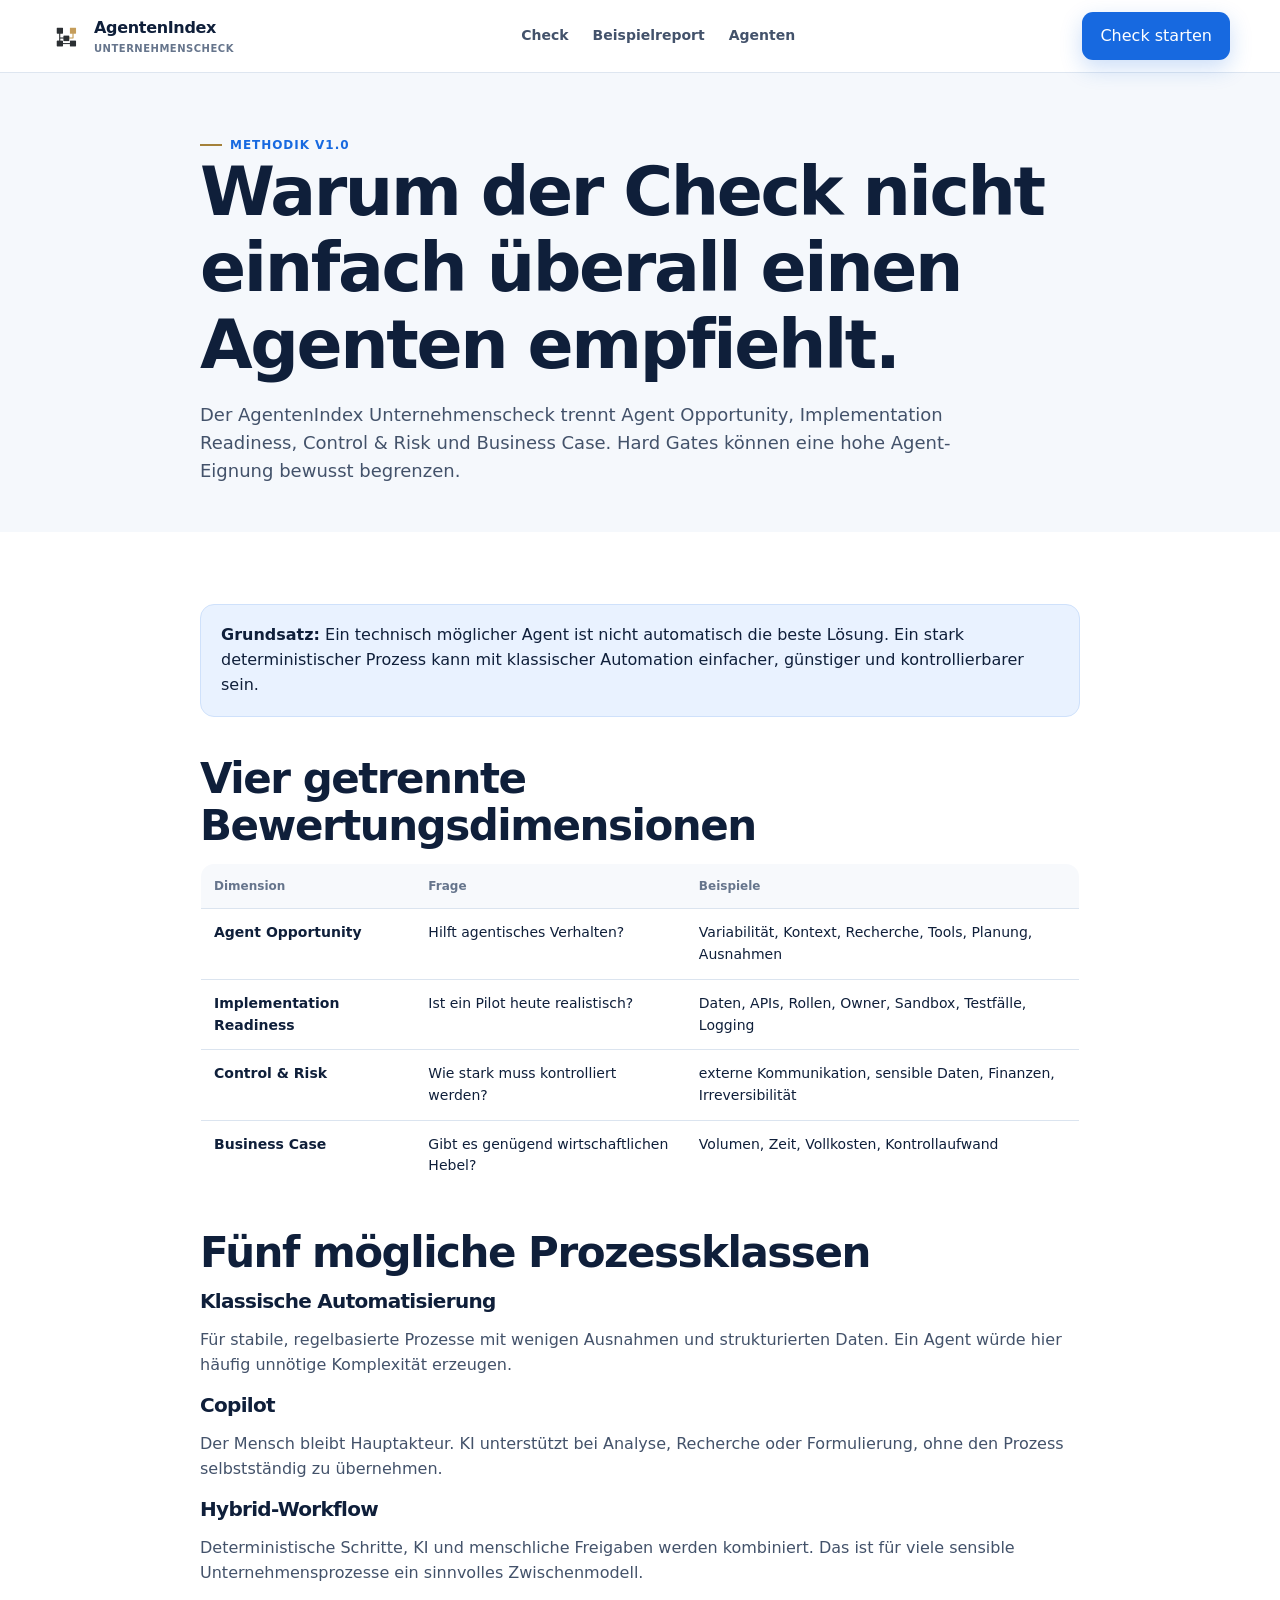
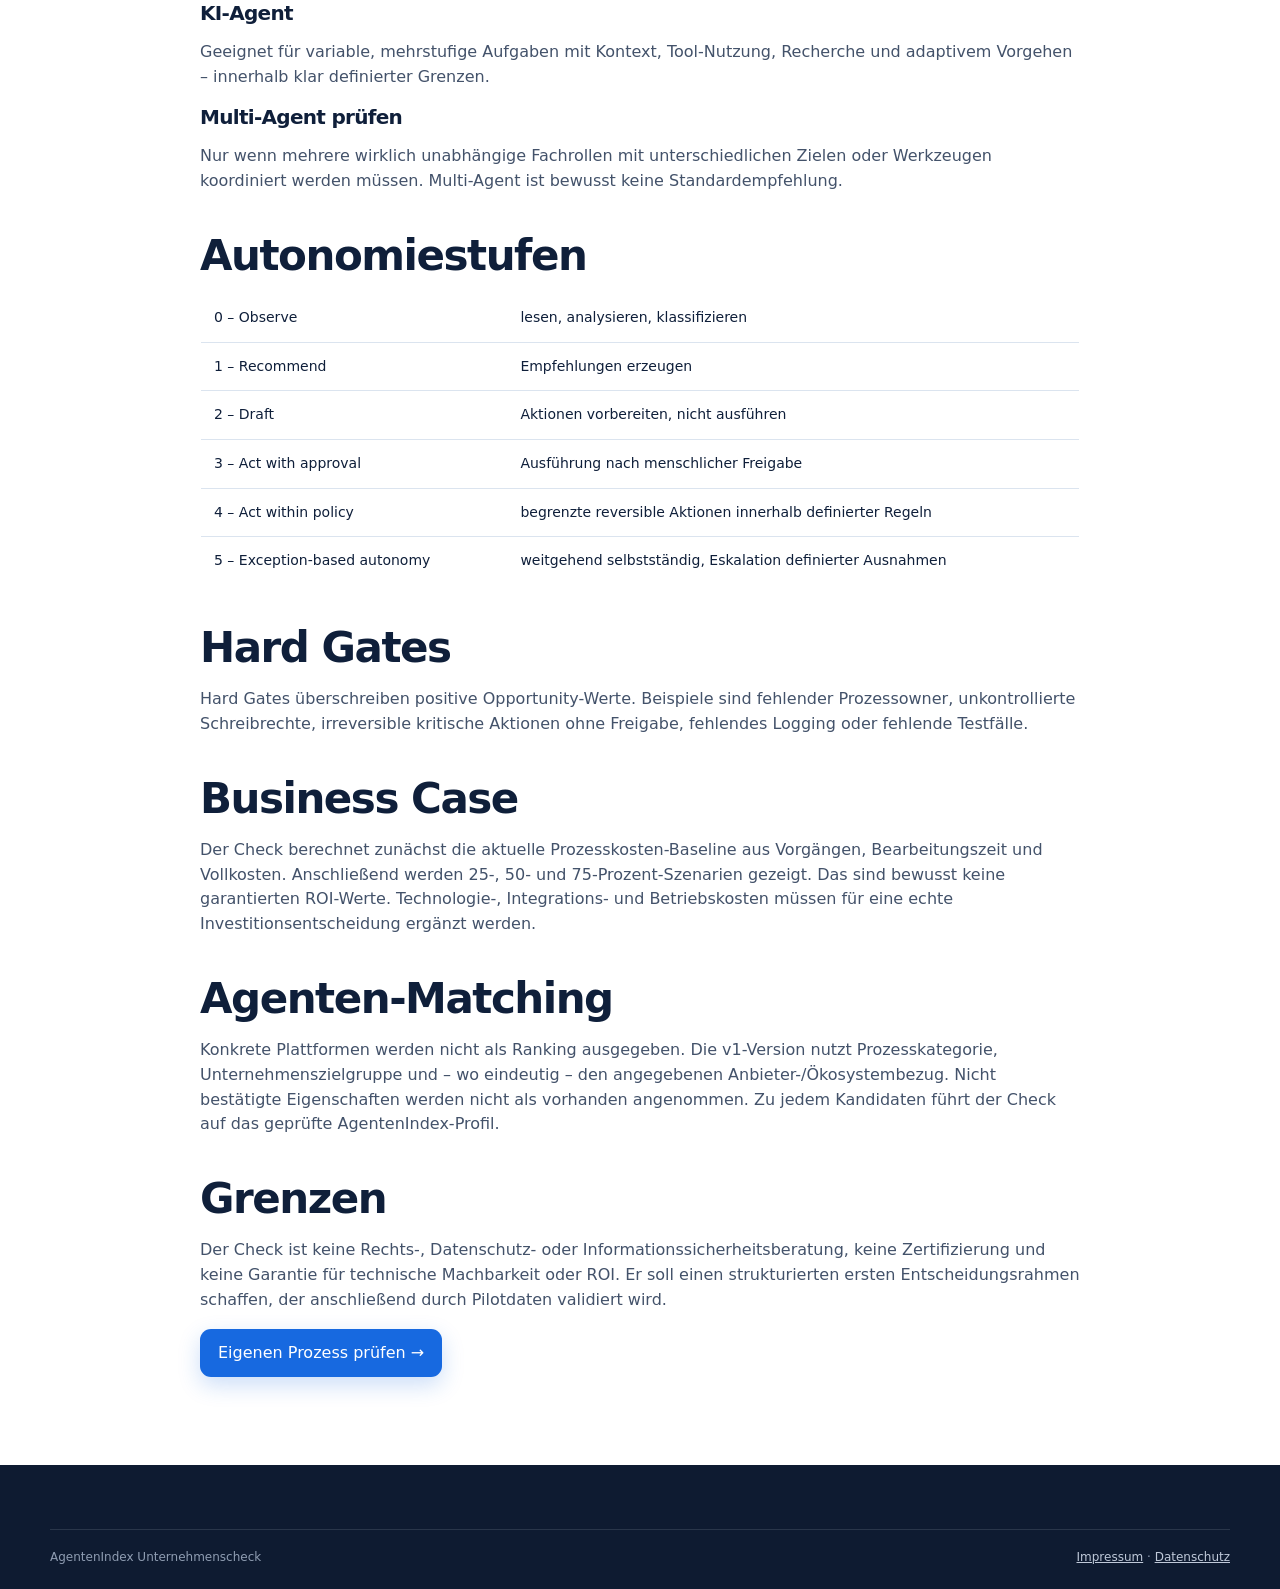
<file: methodik/index.html>
<!doctype html><html lang="de"><head><meta charset="utf-8"><meta name="viewport" content="width=device-width,initial-scale=1"><title>Methodik – AgentenIndex Unternehmenscheck</title><meta name="description" content="So unterscheidet der AgentenIndex Unternehmenscheck zwischen Automation, Copilot, Hybrid-Workflow und KI-Agent und bewertet Readiness, Risiko und Autonomie."><link rel="canonical" href="https://check.agentenindex.de/methodik/"><link rel="icon" href="../assets/agentenindex-symbol.png"><link rel="stylesheet" href="../assets/styles.css"></head><body><header class="site-header"><div class="container header"><a class="brand" href="../"><img src="../assets/agentenindex-symbol.png" alt=""><span>AgentenIndex<small>Unternehmenscheck</small></span></a><nav class="nav"><a href="../">Check</a><a href="../beispiel/">Beispielreport</a><a href="https://agentenindex.de/agenten/">Agenten</a></nav><a class="header-cta" href="../#appStart">Check starten</a></div></header><main><section class="pagehero"><div class="container content"><span class="eyebrow">Methodik v1.0</span><h1>Warum der Check nicht einfach überall einen Agenten empfiehlt.</h1><p>Der AgentenIndex Unternehmenscheck trennt Agent Opportunity, Implementation Readiness, Control & Risk und Business Case. Hard Gates können eine hohe Agent-Eignung bewusst begrenzen.</p></div></section><section class="section alt"><div class="container content"><div class="callout"><strong>Grundsatz:</strong> Ein technisch möglicher Agent ist nicht automatisch die beste Lösung. Ein stark deterministischer Prozess kann mit klassischer Automation einfacher, günstiger und kontrollierbarer sein.</div><h2>Vier getrennte Bewertungsdimensionen</h2><div class="table-wrap"><table class="deep-table"><thead><tr><th>Dimension</th><th>Frage</th><th>Beispiele</th></tr></thead><tbody><tr><td><strong>Agent Opportunity</strong></td><td>Hilft agentisches Verhalten?</td><td>Variabilität, Kontext, Recherche, Tools, Planung, Ausnahmen</td></tr><tr><td><strong>Implementation Readiness</strong></td><td>Ist ein Pilot heute realistisch?</td><td>Daten, APIs, Rollen, Owner, Sandbox, Testfälle, Logging</td></tr><tr><td><strong>Control & Risk</strong></td><td>Wie stark muss kontrolliert werden?</td><td>externe Kommunikation, sensible Daten, Finanzen, Irreversibilität</td></tr><tr><td><strong>Business Case</strong></td><td>Gibt es genügend wirtschaftlichen Hebel?</td><td>Volumen, Zeit, Vollkosten, Kontrollaufwand</td></tr></tbody></table></div><h2>Fünf mögliche Prozessklassen</h2><h3>Klassische Automatisierung</h3><p>Für stabile, regelbasierte Prozesse mit wenigen Ausnahmen und strukturierten Daten. Ein Agent würde hier häufig unnötige Komplexität erzeugen.</p><h3>Copilot</h3><p>Der Mensch bleibt Hauptakteur. KI unterstützt bei Analyse, Recherche oder Formulierung, ohne den Prozess selbstständig zu übernehmen.</p><h3>Hybrid-Workflow</h3><p>Deterministische Schritte, KI und menschliche Freigaben werden kombiniert. Das ist für viele sensible Unternehmensprozesse ein sinnvolles Zwischenmodell.</p><h3>KI-Agent</h3><p>Geeignet für variable, mehrstufige Aufgaben mit Kontext, Tool-Nutzung, Recherche und adaptivem Vorgehen – innerhalb klar definierter Grenzen.</p><h3>Multi-Agent prüfen</h3><p>Nur wenn mehrere wirklich unabhängige Fachrollen mit unterschiedlichen Zielen oder Werkzeugen koordiniert werden müssen. Multi-Agent ist bewusst keine Standardempfehlung.</p><h2>Autonomiestufen</h2><div class="table-wrap"><table class="deep-table"><tbody><tr><td>0 – Observe</td><td>lesen, analysieren, klassifizieren</td></tr><tr><td>1 – Recommend</td><td>Empfehlungen erzeugen</td></tr><tr><td>2 – Draft</td><td>Aktionen vorbereiten, nicht ausführen</td></tr><tr><td>3 – Act with approval</td><td>Ausführung nach menschlicher Freigabe</td></tr><tr><td>4 – Act within policy</td><td>begrenzte reversible Aktionen innerhalb definierter Regeln</td></tr><tr><td>5 – Exception-based autonomy</td><td>weitgehend selbstständig, Eskalation definierter Ausnahmen</td></tr></tbody></table></div><h2>Hard Gates</h2><p>Hard Gates überschreiben positive Opportunity-Werte. Beispiele sind fehlender Prozessowner, unkontrollierte Schreibrechte, irreversible kritische Aktionen ohne Freigabe, fehlendes Logging oder fehlende Testfälle.</p><h2>Business Case</h2><p>Der Check berechnet zunächst die aktuelle Prozesskosten-Baseline aus Vorgängen, Bearbeitungszeit und Vollkosten. Anschließend werden 25-, 50- und 75-Prozent-Szenarien gezeigt. Das sind bewusst keine garantierten ROI-Werte. Technologie-, Integrations- und Betriebskosten müssen für eine echte Investitionsentscheidung ergänzt werden.</p><h2>Agenten-Matching</h2><p>Konkrete Plattformen werden nicht als Ranking ausgegeben. Die v1-Version nutzt Prozesskategorie, Unternehmenszielgruppe und – wo eindeutig – den angegebenen Anbieter-/Ökosystembezug. Nicht bestätigte Eigenschaften werden nicht als vorhanden angenommen. Zu jedem Kandidaten führt der Check auf das geprüfte AgentenIndex-Profil.</p><h2>Grenzen</h2><p>Der Check ist keine Rechts-, Datenschutz- oder Informationssicherheitsberatung, keine Zertifizierung und keine Garantie für technische Machbarkeit oder ROI. Er soll einen strukturierten ersten Entscheidungsrahmen schaffen, der anschließend durch Pilotdaten validiert wird.</p><p><a class="btn btn-primary" href="../#appStart">Eigenen Prozess prüfen →</a></p></div></section></main><footer class="footer"><div class="container foot-bottom"><span>AgentenIndex Unternehmenscheck</span><span><a href="https://agentenindex.de/impressum/">Impressum</a> · <a href="../datenschutz/">Datenschutz</a></span></div></footer></body></html>
</file>
<file: assets/styles.css>
/* AgentenIndex Unternehmenscheck — static GitHub Pages MVP */
:root{
  --bg:#f5f8fc;--surface:#fff;--surface2:#eef4fb;--ink:#0f1f3a;--muted:#66758c;
  --line:#dbe4ef;--blue:#1769e0;--blue2:#0f56c4;--blue-soft:#e9f2ff;--gold:#a4813a;
  --ok:#17745c;--warn:#9a6411;--risk:#a33a46;--shadow:0 20px 60px rgba(29,52,87,.10);
  --radius:20px;--max:1180px;
}
*{box-sizing:border-box}html{scroll-behavior:smooth}body{margin:0;font-family:Inter,ui-sans-serif,system-ui,-apple-system,BlinkMacSystemFont,"Segoe UI",sans-serif;background:var(--bg);color:var(--ink);line-height:1.55}
a{color:inherit}.container{width:min(var(--max),calc(100% - 36px));margin:auto}.skip{position:absolute;left:-9999px}.skip:focus{left:14px;top:14px;background:#fff;padding:9px 12px;z-index:999;border-radius:8px}
.site-header{position:sticky;top:0;z-index:50;background:rgba(255,255,255,.93);backdrop-filter:blur(14px);border-bottom:1px solid rgba(219,228,239,.9)}.header{height:72px;display:flex;align-items:center;justify-content:space-between;gap:22px}.brand{display:flex;align-items:center;gap:10px;text-decoration:none;font-weight:850;letter-spacing:-.02em}.brand img{width:34px;height:34px;object-fit:contain}.brand small{display:block;font-size:10px;color:var(--muted);font-weight:650;letter-spacing:.05em;text-transform:uppercase}.nav{display:flex;align-items:center;gap:24px;font-size:14px;font-weight:700}.nav a{text-decoration:none;color:#43526b}.nav a:hover{color:var(--blue)}.header-cta,.btn{display:inline-flex;align-items:center;justify-content:center;gap:8px;border:0;border-radius:11px;padding:12px 18px;font-weight:800;text-decoration:none;cursor:pointer;transition:.18s ease;font:inherit}.btn-primary,.header-cta{background:var(--blue);color:#fff;box-shadow:0 8px 22px rgba(23,105,224,.22)}.btn-primary:hover,.header-cta:hover{background:var(--blue2);transform:translateY(-1px)}.btn-secondary{background:#fff;border:1px solid var(--line);color:var(--ink)}.btn-secondary:hover{border-color:#bfcde0}.btn-ghost{background:transparent;color:var(--blue);padding-left:0;padding-right:0}.btn-danger{background:#fff4f4;color:#9c3540;border:1px solid #f1cfd3}.btn[disabled]{opacity:.45;cursor:not-allowed;transform:none}
.hero{padding:72px 0 38px;background:radial-gradient(circle at 15% 20%,rgba(23,105,224,.10),transparent 28%),radial-gradient(circle at 90% 30%,rgba(164,129,58,.09),transparent 25%)}.eyebrow{display:inline-flex;align-items:center;gap:8px;color:var(--blue);font-size:12px;font-weight:850;letter-spacing:.08em;text-transform:uppercase}.eyebrow:before{content:"";width:22px;height:2px;background:var(--gold)}h1,h2,h3{line-height:1.12;letter-spacing:-.035em;margin:0 0 14px}h1{font-size:clamp(38px,5.6vw,68px);max-width:900px}h2{font-size:clamp(28px,3.4vw,42px)}h3{font-size:20px}.hero p.lead{font-size:20px;color:#52627a;max-width:760px;margin:18px 0 28px}.hero-actions{display:flex;gap:12px;flex-wrap:wrap}.trustbar{display:flex;flex-wrap:wrap;gap:16px;margin-top:26px;font-size:13px;color:#52627a}.trustbar span{display:flex;gap:6px;align-items:center}.trustbar span:before{content:"✓";color:var(--ok);font-weight:900}
.hero-grid{display:grid;grid-template-columns:minmax(0,1.1fr) minmax(330px,.9fr);gap:50px;align-items:center}.demo-card{background:#fff;border:1px solid var(--line);box-shadow:var(--shadow);border-radius:26px;padding:24px;position:relative;overflow:hidden}.demo-card:after{content:"";position:absolute;right:-45px;top:-45px;width:160px;height:160px;background:var(--blue-soft);border-radius:999px}.demo-card>*{position:relative;z-index:1}.demo-top{display:flex;align-items:center;justify-content:space-between}.pill{display:inline-flex;padding:6px 10px;border-radius:999px;background:var(--blue-soft);color:var(--blue);font-size:12px;font-weight:800}.mini-progress{height:7px;background:#edf2f8;border-radius:99px;overflow:hidden;margin:18px 0}.mini-progress i{display:block;height:100%;width:72%;background:var(--blue);border-radius:inherit}.mini-grid{display:grid;grid-template-columns:1fr 1fr;gap:10px}.mini-metric{border:1px solid var(--line);border-radius:14px;padding:13px}.mini-metric b{display:block;font-size:18px}.mini-metric span{font-size:12px;color:var(--muted)}
.section{padding:72px 0}.section.alt{background:#fff}.section-head{display:flex;justify-content:space-between;gap:40px;align-items:end;margin-bottom:28px}.section-head p{max-width:560px;color:var(--muted);margin:0}.grid3{display:grid;grid-template-columns:repeat(3,1fr);gap:16px}.card{background:#fff;border:1px solid var(--line);border-radius:var(--radius);padding:22px}.card p{color:var(--muted);margin:0}.iconbox{width:42px;height:42px;border-radius:12px;background:var(--blue-soft);display:grid;place-items:center;color:var(--blue);font-weight:900;margin-bottom:18px}
/* App */
.app-shell{display:grid;grid-template-columns:270px minmax(0,1fr);gap:24px;align-items:start;margin:28px auto 70px}.sidebar{background:#fff;border:1px solid var(--line);border-radius:18px;padding:18px;position:sticky;top:96px}.side-title{font-size:12px;text-transform:uppercase;letter-spacing:.08em;color:var(--muted);font-weight:850;margin:0 0 12px}.step-list{list-style:none;padding:0;margin:0}.step-list li{display:flex;align-items:center;gap:10px;padding:9px 8px;border-radius:10px;font-size:13px;color:#6a7890}.step-list li i{font-style:normal;width:27px;height:27px;border-radius:50%;border:1px solid var(--line);display:grid;place-items:center;font-weight:800;font-size:11px}.step-list li.active{background:var(--blue-soft);color:var(--blue);font-weight:800}.step-list li.done i{background:var(--ok);border-color:var(--ok);color:#fff}.privacy-note{margin-top:18px;padding:13px;background:#f7fafc;border:1px solid var(--line);border-radius:12px;font-size:12px;color:var(--muted)}
.app-card{background:#fff;border:1px solid var(--line);border-radius:22px;box-shadow:0 14px 45px rgba(29,52,87,.07);overflow:hidden}.app-progress{height:6px;background:#e8eef6}.app-progress i{display:block;height:100%;background:var(--blue);width:0;transition:.25s}.app-inner{padding:34px}.step-pane{display:none}.step-pane.active{display:block}.step-kicker{font-size:12px;color:var(--blue);font-weight:850;letter-spacing:.07em;text-transform:uppercase}.step-pane>p{color:var(--muted);max-width:760px}.question{padding:21px 0;border-top:1px solid #edf1f6}.question:first-of-type{border-top:0}.q-title{font-weight:800;margin-bottom:6px}.q-help{font-size:13px;color:var(--muted);margin-bottom:12px}.options{display:grid;grid-template-columns:repeat(2,minmax(0,1fr));gap:9px}.option{position:relative}.option input{position:absolute;opacity:0}.option label{display:block;border:1px solid var(--line);border-radius:12px;padding:12px 14px;cursor:pointer;font-size:14px;min-height:48px;background:#fff}.option input:checked+label{border-color:var(--blue);background:var(--blue-soft);box-shadow:0 0 0 1px var(--blue)}.option label:hover{border-color:#aebed2}.field-row{display:grid;grid-template-columns:repeat(3,1fr);gap:12px}.field label{display:block;font-size:12px;font-weight:800;margin-bottom:6px;color:#53627a}.field input,.field select,.field textarea{width:100%;border:1px solid var(--line);background:#fff;border-radius:12px;padding:12px 13px;font:inherit;color:var(--ink);outline:0}.field textarea{min-height:130px;resize:vertical}.field input:focus,.field select:focus,.field textarea:focus{border-color:var(--blue);box-shadow:0 0 0 3px rgba(23,105,224,.10)}.chips{display:flex;gap:8px;flex-wrap:wrap}.chipcheck{position:relative}.chipcheck input{position:absolute;opacity:0}.chipcheck label{display:block;border:1px solid var(--line);border-radius:999px;padding:8px 12px;font-size:13px;cursor:pointer}.chipcheck input:checked+label{background:var(--blue-soft);border-color:#a8c9f8;color:var(--blue);font-weight:800}.step-actions{display:flex;justify-content:space-between;gap:12px;margin-top:26px;padding-top:20px;border-top:1px solid var(--line)}.validation{display:none;margin:12px 0;padding:10px 12px;border-radius:10px;background:#fff2f2;color:#9c3540;font-size:13px}.validation.show{display:block}
/* Results */
.results-wrap{display:none}.results-wrap.show{display:block}.result-hero{padding:30px;border-radius:20px;background:linear-gradient(135deg,#0f2e5d,#155ab9);color:#fff;margin-bottom:18px}.result-hero .pill{background:rgba(255,255,255,.14);color:#fff}.result-hero h2{font-size:36px;margin-top:12px}.result-hero p{color:#dfeaff;max-width:800px}.metrics{display:grid;grid-template-columns:repeat(4,1fr);gap:12px;margin:16px 0 26px}.metric{background:#fff;border:1px solid var(--line);border-radius:16px;padding:17px}.metric small{display:block;color:var(--muted);font-weight:700;margin-bottom:6px}.metric b{font-size:22px}.metric .bar{height:6px;background:#edf2f7;border-radius:99px;margin-top:12px;overflow:hidden}.metric .bar i{height:100%;display:block;background:var(--blue);border-radius:inherit}.result-grid{display:grid;grid-template-columns:1fr 1fr;gap:16px}.result-card{background:#fff;border:1px solid var(--line);border-radius:18px;padding:22px}.result-card.full{grid-column:1/-1}.result-card ul{margin:10px 0 0;padding-left:19px}.result-card li{margin:7px 0;color:#44536a}.tag{display:inline-flex;padding:5px 9px;border-radius:999px;background:#f1f5f9;color:#516178;font-size:12px;font-weight:800}.tag.ok{background:#e8f7f2;color:var(--ok)}.tag.warn{background:#fff5df;color:var(--warn)}.tag.risk{background:#fff0f2;color:var(--risk)}.autonomy{display:flex;gap:6px;margin:14px 0}.autonomy span{height:10px;flex:1;background:#e6edf5;border-radius:99px}.autonomy span.on{background:var(--blue)}.agent-list{display:grid;grid-template-columns:repeat(2,1fr);gap:12px}.agent-match{border:1px solid var(--line);border-radius:14px;padding:16px;text-decoration:none;display:block}.agent-match:hover{border-color:#aebed2}.agent-match .meta{font-size:12px;color:var(--muted);margin-bottom:6px}.agent-match h4{margin:0 0 6px;font-size:17px}.agent-match p{margin:0;color:var(--muted);font-size:13px}.agent-match .reason{margin-top:10px;color:var(--blue);font-size:12px;font-weight:800}.scenario-table{width:100%;border-collapse:collapse;margin-top:10px}.scenario-table th,.scenario-table td{text-align:left;padding:11px 9px;border-bottom:1px solid var(--line);font-size:13px}.scenario-table th{color:var(--muted);font-size:11px;text-transform:uppercase;letter-spacing:.04em}.report-actions{display:flex;gap:10px;flex-wrap:wrap;margin:20px 0 0}
/* static pages */
.pagehero{padding:56px 0 30px}.pagehero p{max-width:800px;color:var(--muted);font-size:18px}.content{max-width:880px}.content h2{margin-top:38px}.content p,.content li{color:#43526a}.callout{padding:18px 20px;background:var(--blue-soft);border:1px solid #cfe1fb;border-radius:14px}.table-wrap{overflow:auto}.deep-table{width:100%;border-collapse:collapse;background:#fff;border:1px solid var(--line);border-radius:14px;overflow:hidden}.deep-table th,.deep-table td{padding:13px;border-bottom:1px solid var(--line);text-align:left;vertical-align:top;font-size:14px}.deep-table th{background:#f7f9fc;font-size:12px;color:var(--muted)}
.footer{padding:40px 0 22px;background:#0e1b31;color:#d4dceb}.footer-grid{display:grid;grid-template-columns:1fr auto;gap:30px}.footer .brand{color:#fff}.footer p{font-size:13px;color:#9eabc0;max-width:600px}.footer-links{display:flex;gap:18px;flex-wrap:wrap;align-content:flex-start}.footer-links a{color:#c4cede;text-decoration:none;font-size:13px}.foot-bottom{border-top:1px solid #29364a;margin-top:24px;padding-top:18px;display:flex;justify-content:space-between;gap:20px;font-size:12px;color:#8f9db2}.foot-bottom a{color:#bfc9d9}
@media(max-width:900px){.hero-grid{grid-template-columns:1fr}.grid3{grid-template-columns:1fr}.app-shell{grid-template-columns:1fr}.sidebar{position:static}.step-list{display:flex;overflow:auto}.step-list li span{display:none}.metrics{grid-template-columns:1fr 1fr}.result-grid{grid-template-columns:1fr}.result-card.full{grid-column:auto}.field-row{grid-template-columns:1fr}.agent-list{grid-template-columns:1fr}.nav{display:none}}
@media(max-width:560px){.container{width:min(100% - 24px,var(--max))}.hero{padding-top:48px}h1{font-size:38px}.app-inner{padding:22px 17px}.options{grid-template-columns:1fr}.metrics{grid-template-columns:1fr}.section{padding:52px 0}.footer-grid{grid-template-columns:1fr}.foot-bottom{flex-direction:column}.header-cta{padding:10px 12px;font-size:13px}.brand small{display:none}}
@media print{body{background:#fff}.site-header,.sidebar,.hero,.section,.footer,.report-actions,.app-progress,#assessmentForm{display:none!important}.app-shell{display:block;margin:0}.app-card{border:0;box-shadow:none}.app-inner{padding:0}.results-wrap{display:block!important}.result-card,.metric,.result-hero{break-inside:avoid}.result-hero{background:#fff!important;color:#111!important;border:1px solid #ddd}.result-hero p{color:#444!important}.agent-match{break-inside:avoid}}
</file>
